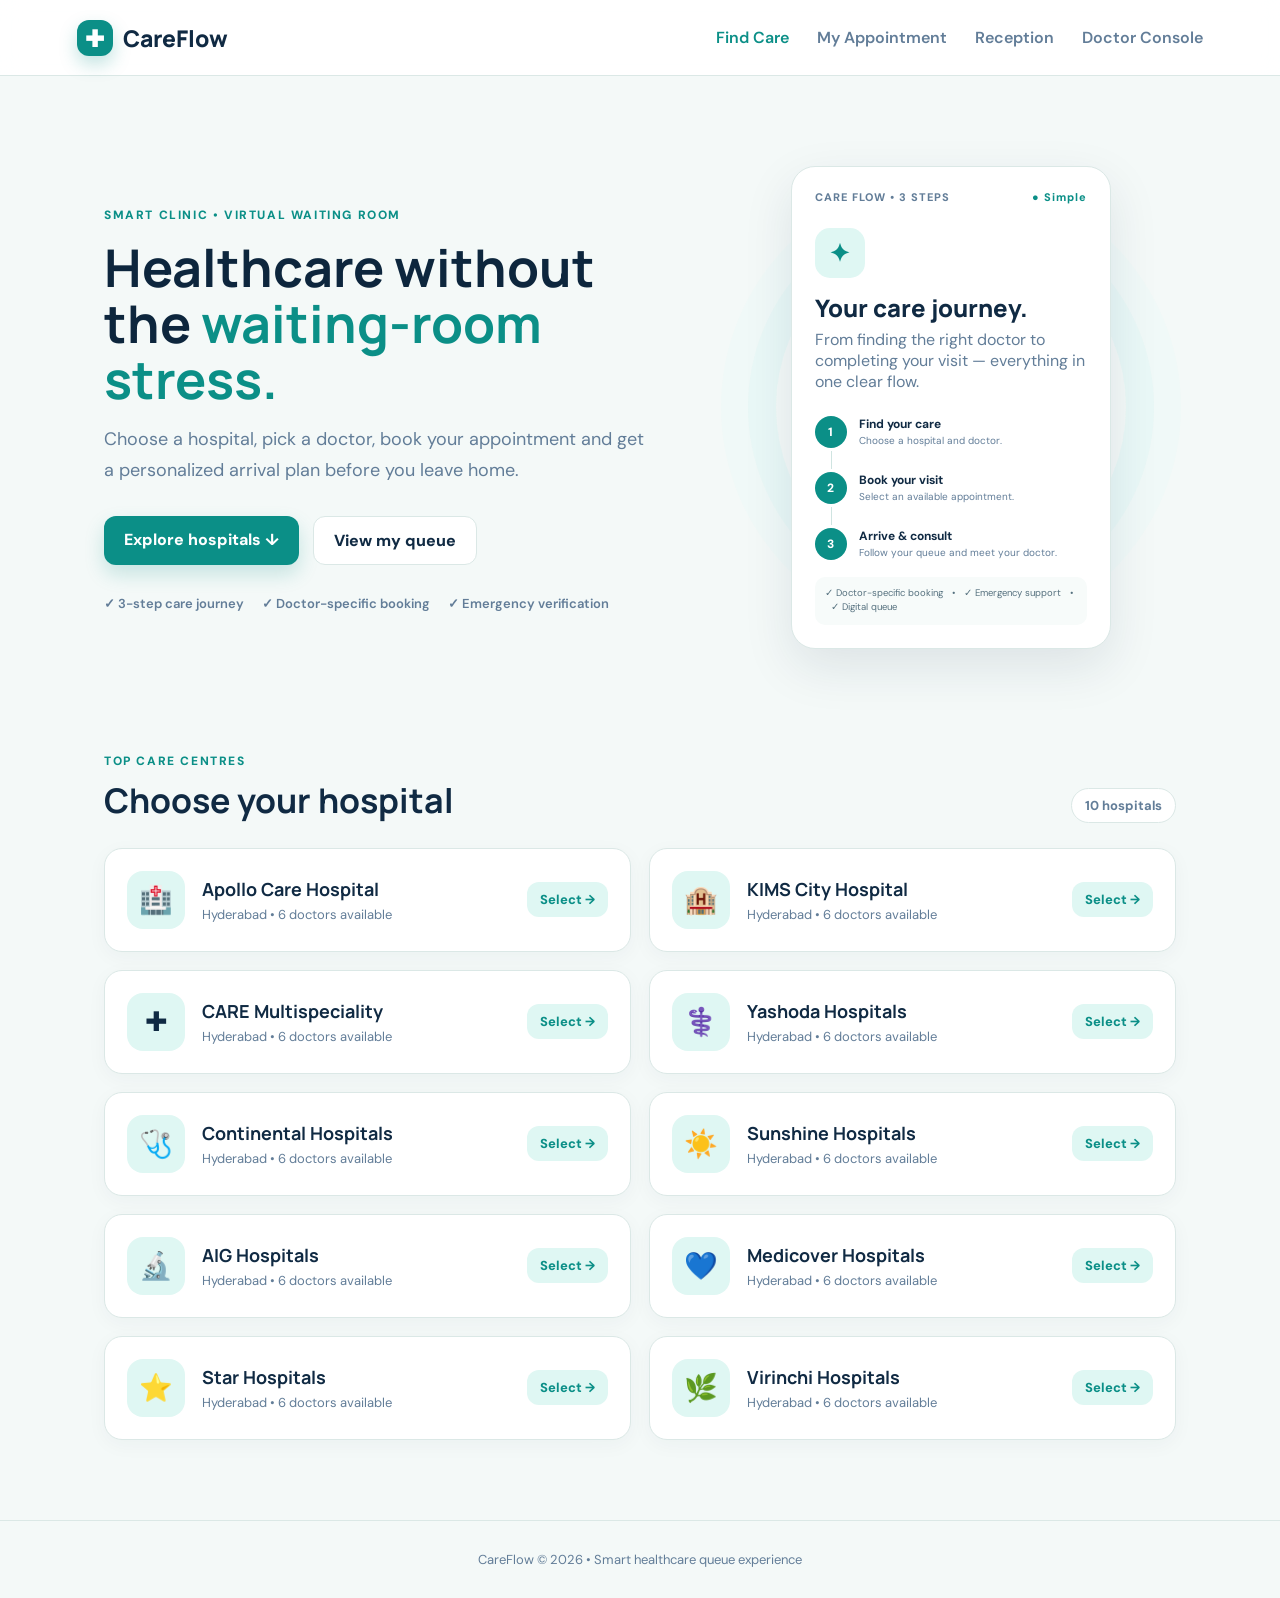
<file: index.html>
<!DOCTYPE html>
<html lang="en">
<head>
<meta charset="UTF-8">
<meta name="viewport" content="width=device-width, initial-scale=1.0">
<title>CareFlow — Smart Hospital Queue</title>
<link rel="stylesheet" href="style.css">
</head>
<body>
<nav class="nav">
  <a class="brand" href="index.html"><span class="logo">✚</span> CareFlow</a>
  <div class="nav-links">
    <a href="index.html" class="active">Find Care</a>
    <a href="patient.html">My Appointment</a>
    <a href="receptionist.html">Reception</a><a href="doctor.html">Doctor Console</a>
  </div>
</nav>

<section class="hero">
  <div class="hero-copy">
    <span class="eyebrow">SMART CLINIC • VIRTUAL WAITING ROOM</span>
    <h1>Healthcare without the <span>waiting-room stress.</span></h1>
    <p>Choose a hospital, pick a doctor, book your appointment and get a personalized arrival plan before you leave home.</p>
    <div class="hero-actions">
      <a href="#hospitals" class="btn primary">Explore hospitals ↓</a>
      <a href="myqueue.html" class="btn ghost">View my queue</a>
    </div>
    <div class="trust-row">
      <span>✓ 3-step care journey</span><span>✓ Doctor-specific booking</span><span>✓ Emergency verification</span>
    </div>
  </div>
  <div class="hero-visual">
    <div class="pulse-ring"></div>
    <div class="hero-card journey-card">
      <div class="mini-top"><span>CARE FLOW • 3 STEPS</span><span class="ready-dot">● Simple</span></div>
      <div class="journey-icon">✦</div>
      <div class="journey-title">Your care journey.</div>
      <div class="muted">From finding the right doctor to completing your visit — everything in one clear flow.</div>
      <div class="journey-steps">
        <div class="journey-step">
          <span class="step-number">1</span>
          <div><b>Find your care</b><small>Choose a hospital and doctor.</small></div>
        </div>
        <div class="journey-line"></div>
        <div class="journey-step">
          <span class="step-number">2</span>
          <div><b>Book your visit</b><small>Select an available appointment.</small></div>
        </div>
        <div class="journey-line"></div>
        <div class="journey-step">
          <span class="step-number">3</span>
          <div><b>Arrive &amp; consult</b><small>Follow your queue and meet your doctor.</small></div>
        </div>
      </div>
      <div class="journey-note">✓ Doctor-specific booking &nbsp; • &nbsp; ✓ Emergency support &nbsp; • &nbsp; ✓ Digital queue</div>
    </div>
  </div>
</section>

<section id="hospitals" class="section">
  <div class="section-head">
    <div><span class="eyebrow">TOP CARE CENTRES</span><h2>Choose your hospital</h2></div>
    <span class="count-badge">10 hospitals</span>
  </div>
  <div id="hospitalGrid" class="hospital-grid"></div>
</section>

<footer>CareFlow © 2026 • Smart healthcare queue experience</footer>
<script src="script.js"></script>
</body>
</html>
</file>
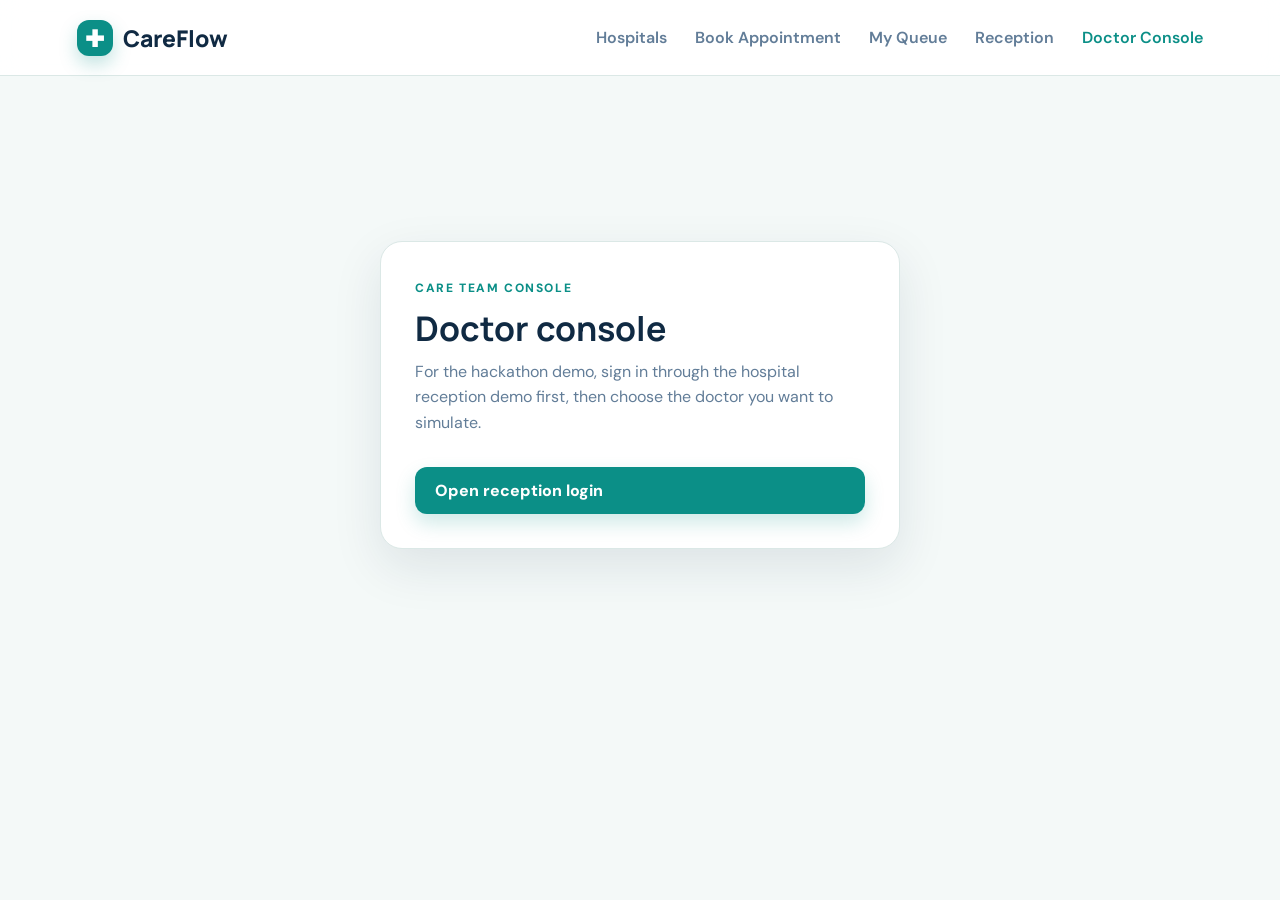
<file: doctor.html>
<!DOCTYPE html>
<html lang="en">
<head>
<meta charset="UTF-8"><meta name="viewport" content="width=device-width, initial-scale=1.0">
<title>CareFlow — Doctor Console</title><link rel="stylesheet" href="style.css">
</head>
<body>
<nav class="nav"><a class="brand" href="index.html"><span class="logo">✚</span> CareFlow</a><div class="nav-links"><a href="index.html">Hospitals</a><a href="patient.html">Book Appointment</a><a href="myqueue.html">My Queue</a><a href="receptionist.html">Reception</a><a href="doctor.html" class="active">Doctor Console</a></div></nav>
<main class="reception-page">
<section id="doctorLogin" class="reception-login"><div class="login-card"><span class="eyebrow">CARE TEAM CONSOLE</span><h1>Doctor console</h1><p>For the hackathon demo, sign in through the hospital reception demo first, then choose the doctor you want to simulate.</p><a class="btn primary" href="receptionist.html">Open reception login</a></div></section>
<section id="doctorDashboard" class="hidden">
<div class="dashboard-head"><div><span class="eyebrow">DOCTOR WORKFLOW</span><h1 id="doctorTitle">Doctor console</h1><p>Choose a date to view that doctor's scheduled patient queue and update consultation status.</p></div><div class="dashboard-clock" id="doctorClock">--:--</div></div>
<div class="reception-filter doctor-filter"><label>Doctor<select id="doctorConsoleSelect"></select></label><label>Appointment date<input id="doctorConsoleDate" type="date"></label><p>Patient records are filtered by the selected doctor and appointment date. Verified emergency cases appear only for today.</p></div>
<div class="metric-grid"><div class="metric"><span>WAITING</span><b id="doctorWaiting">0</b></div><div class="metric"><span>CALLED</span><b id="doctorCalled">0</b></div><div class="metric"><span>RECEIVED</span><b id="doctorReceived">0</b></div><div class="metric"><span>NEXT TOKEN</span><b id="doctorNext">—</b></div></div>
<div class="table-card"><div class="table-head"><h2 id="doctorQueueHeading">Doctor queue</h2><button class="btn small" onclick="loadDoctorQueue()">↻ Refresh</button></div><div class="table-wrap"><table><thead><tr><th>Token</th><th>Patient</th><th>Age / Gender</th><th>Appointment</th><th>Slot</th><th>Type</th><th>Status</th><th>Action</th></tr></thead><tbody id="doctorQueue"></tbody></table></div><div id="doctorNoQueue" class="no-queue hidden">No active appointments for this doctor on the selected date.</div></div>
</section></main><script src="script.js"></script></body></html>
</file>
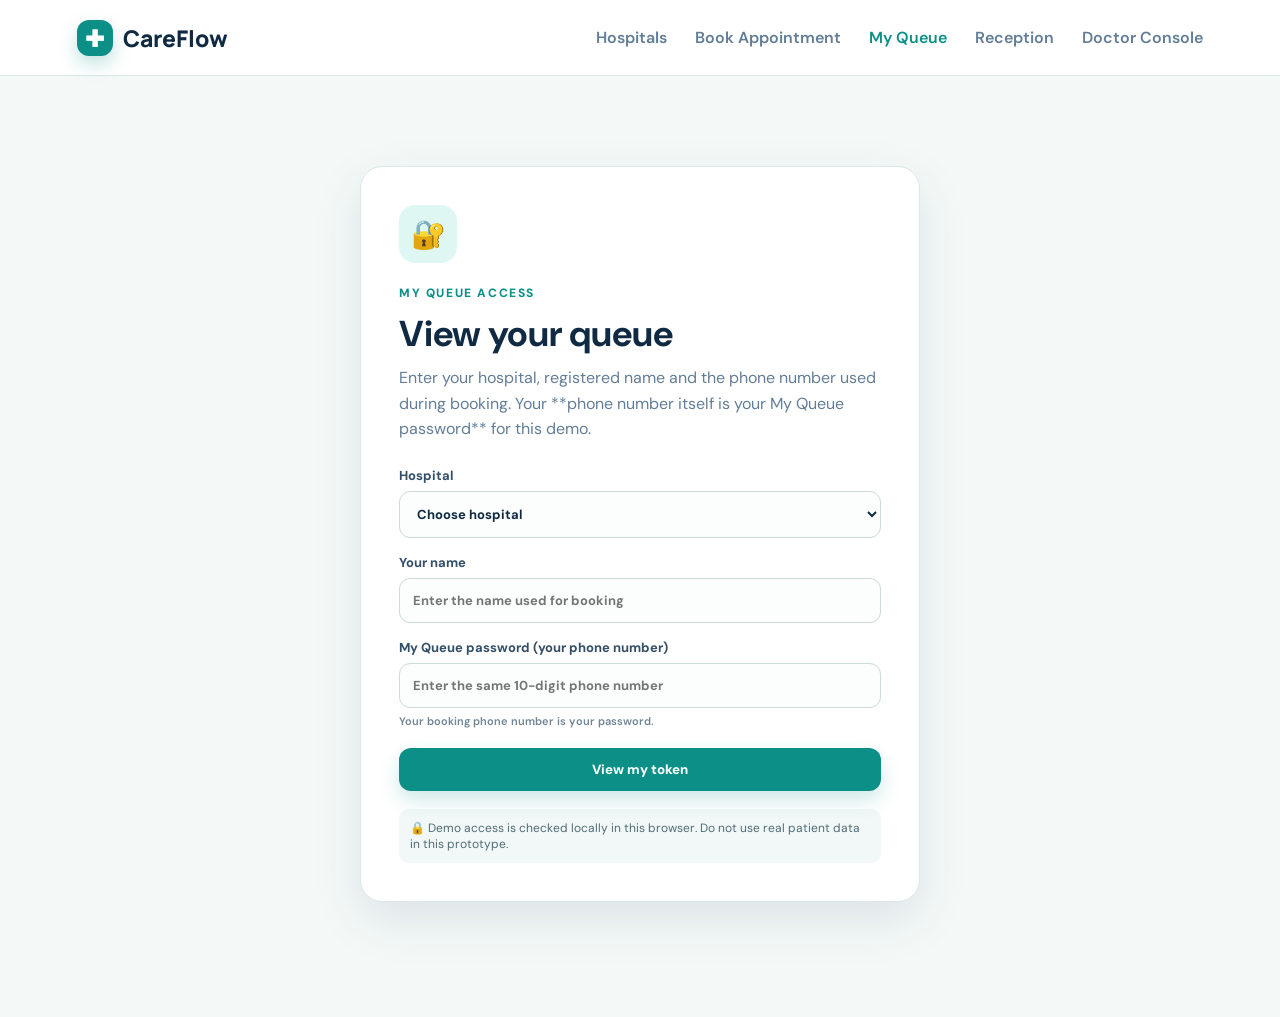
<file: myqueue.html>
<!DOCTYPE html>
<html lang="en">
<head>
<meta charset="UTF-8">
<meta name="viewport" content="width=device-width, initial-scale=1.0">
<title>CareFlow — My Queue</title>
<link rel="stylesheet" href="style.css">
</head>
<body>
<nav class="nav">
  <a class="brand" href="index.html"><span class="logo">✚</span> CareFlow</a>
  <div class="nav-links">
    <a href="index.html">Hospitals</a>
    <a href="patient.html">Book Appointment</a>
    <a href="myqueue.html" class="active">My Queue</a>
    <a href="receptionist.html">Reception</a><a href="doctor.html">Doctor Console</a>
  </div>
</nav>

<main class="queue-page">
  <section id="queueLogin" class="queue-login-card">
    <div class="queue-login-icon">🔐</div>
    <span class="eyebrow">MY QUEUE ACCESS</span>
    <h1>View your queue</h1>
    <p>Enter your hospital, registered name and the phone number used during booking. Your **phone number itself is your My Queue password** for this demo.</p>
    <form id="queueLoginForm" class="queue-login-form">
      <label>Hospital
        <select id="queueLoginHospital" required></select>
      </label>
      <label>Your name
        <input id="queueLoginName" type="text" placeholder="Enter the name used for booking" autocomplete="name" required>
      </label>
      <label>My Queue password (your phone number)
        <input id="queueLoginPassword" type="password" inputmode="numeric" maxlength="10" pattern="[0-9]{10}" placeholder="Enter the same 10-digit phone number" autocomplete="tel" required>
        <small class="field-hint">Your booking phone number is your password.</small>
      </label>
      <button class="btn primary" type="submit">View my token</button>
      <p id="queueLoginError" class="login-error hidden">The hospital, name or phone number does not match an active appointment.</p>
    </form>
    <div class="login-note">🔒 Demo access is checked locally in this browser. Do not use real patient data in this prototype.</div>
  </section>

  <div id="queueEmpty" class="empty-state hidden">
    <div class="empty-icon">📋</div>
    <h2>No active appointment</h2>
    <p>No matching active appointment was found for the selected hospital and name.</p>
    <a class="btn primary" href="patient.html">Book an appointment</a>
  </div>

  <section id="queueContent" class="hidden">
    <div class="queue-top">
      <div><span class="eyebrow">MY CAREFLOW VISIT</span><h1 id="qHospital">CareFlow</h1><p id="qDoctor"></p></div>
      <div id="qStatus" class="status-pill">● Waiting</div>
    </div>

    <div class="queue-layout">
      <div class="token-card">
        <div class="token-label">YOUR DIGITAL TOKEN</div>
        <div id="qToken" class="token">—</div>
        <div id="qName" class="token-name">—</div>
        <div class="queue-progress"><span id="progress"></span></div>
        <div class="queue-stats queue-stats-three">
          <div><b id="qAhead">0</b><small>Patients ahead</small></div>
          <div><b id="qPosition">—</b><small>Your position</small></div>
          <div><b id="qWait">0 min</b><small>Estimated wait</small></div>
        </div>
      </div>

      <div class="info-card">
        <h3>Appointment details</h3>
        <div class="info-row"><span>Doctor</span><b id="detailDoctor">—</b></div>
        <div class="info-row"><span>Age / Gender</span><b id="detailAgeGender">—</b></div>
        <div class="info-row"><span>Date</span><b id="detailDate">—</b></div>
        <div class="info-row"><span>Slot</span><b id="detailSlot">—</b></div>
        <div class="info-row"><span>Queue type</span><b id="detailType">—</b></div><div class="info-row"><span>Arrival plan</span><b id="arrivalPlan">—</b></div>
        <div id="emergencyNotice" class="notice hidden"></div>
        <div class="queue-actions">
          <button id="cancelAppointmentBtn" class="btn danger" onclick="cancelAppointment(JSON.parse(localStorage.getItem('careflowCurrent')||'null')?.id)">Cancel appointment</button>
          <button id="rescheduleAppointmentBtn" class="btn ghost" onclick="window.location.href='patient.html'">Book another appointment</button>
          <button class="btn primary" onclick="location.reload()">Refresh queue</button>
        </div>
      </div>
    </div>

    <div class="how-card"><span class="how-icon">⚡</span><div><b id="smartQueueTitle">Smart queue updates</b><p id="smartQueueText">When reception calls the next patient, your status changes here. Your appointment remains available from the My Queue menu.</p></div></div>
  </section>
</main>
<script src="script.js"></script>
</body>
</html>
</file>
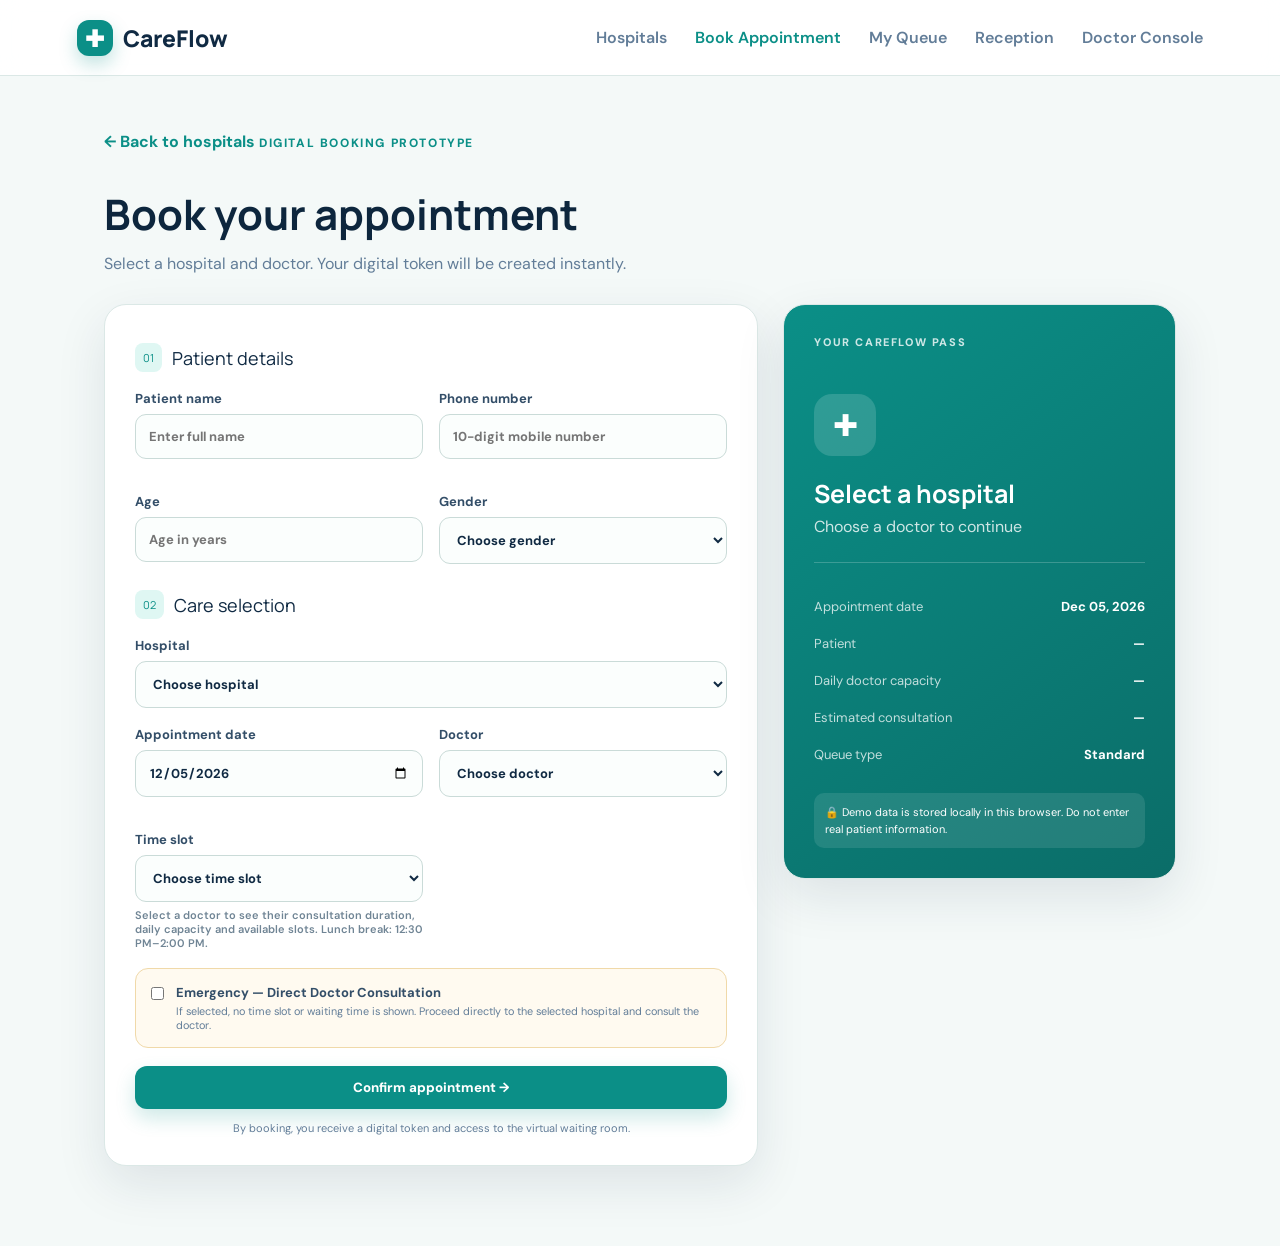
<file: patient.html>
<!DOCTYPE html>
<html lang="en">
<head>
<meta charset="UTF-8">
<meta name="viewport" content="width=device-width, initial-scale=1.0">
<title>CareFlow — Book Appointment</title>
<link rel="stylesheet" href="style.css">
</head>
<body>
<nav class="nav">
  <a class="brand" href="index.html"><span class="logo">✚</span> CareFlow</a>
  <div class="nav-links"><a href="index.html">Hospitals</a><a href="patient.html" class="active">Book Appointment</a><a href="myqueue.html">My Queue</a><a href="receptionist.html">Reception</a><a href="doctor.html">Doctor Console</a></div>
</nav>

<main class="booking-page">
  <div class="booking-head">
    <a class="back" href="index.html">← Back to hospitals</a>
    <span class="eyebrow">DIGITAL BOOKING PROTOTYPE</span>
    <h1>Book your appointment</h1>
    <p>Select a hospital and doctor. Your digital token will be created instantly.</p>
  </div>

  <div class="booking-layout">
    <form id="bookingForm" class="glass-form">
      <div class="step-title"><span>01</span> Patient details</div>
      <div class="two-col">
        <label>Patient name<input id="name" required placeholder="Enter full name"></label>
        <label>Phone number<input id="phone" required type="tel" pattern="[0-9]{10}" placeholder="10-digit mobile number"></label>
        <label>Age<input id="age" required type="number" min="0" max="120" placeholder="Age in years"></label>
        <label>Gender<select id="gender" required><option value="">Choose gender</option><option value="Female">Female</option><option value="Male">Male</option><option value="Other">Other</option></select></label>
      </div>

      <div class="step-title"><span>02</span> Care selection</div>
      <label>Hospital<select id="hospital" required></select></label>
      <div class="two-col">
        <label id="dateField">Appointment date<input id="appointmentDate" type="date" required></label>
        <label>Doctor<select id="doctor" required></select></label>
        <label id="slotField">Time slot<select id="slot" required></select><small class="field-hint">Select a doctor to see their consultation duration, daily capacity and available slots. Lunch break: 12:30 PM–2:00 PM.</small></label>
      </div>

      <label class="emergency-box">
        <input type="checkbox" id="emergency">
        <span><b>Emergency — Direct Doctor Consultation</b><small>If selected, no time slot or waiting time is shown. Proceed directly to the selected hospital and consult the doctor.</small></span>
      </label>

      <button class="btn primary full" type="submit">Confirm appointment →</button>
      <p class="form-note">By booking, you receive a digital token and access to the virtual waiting room.</p>
    </form>

    <aside class="booking-preview">
      <div class="preview-label">YOUR CAREFLOW PASS</div>
      <div class="preview-icon">✚</div>
      <h3 id="previewHospital">Select a hospital</h3>
      <p id="previewDoctor">Choose a doctor to continue</p>
      <div class="preview-line"></div>
      <div class="preview-stat"><span>Appointment date</span><b id="previewDate">Today</b></div>
      <div class="preview-stat"><span>Patient</span><b id="previewPatient">—</b></div>
      <div class="preview-stat"><span>Daily doctor capacity</span><b id="previewCapacity">—</b></div>
      <div class="preview-stat"><span>Estimated consultation</span><b id="previewDuration">—</b></div>
      <div class="preview-stat"><span>Queue type</span><b id="previewType">Standard</b></div>
      <div class="security">🔒 Demo data is stored locally in this browser. Do not enter real patient information.</div>
    </aside>
  </div>
</main>
<script src="script.js"></script>
</body>
</html>
</file>
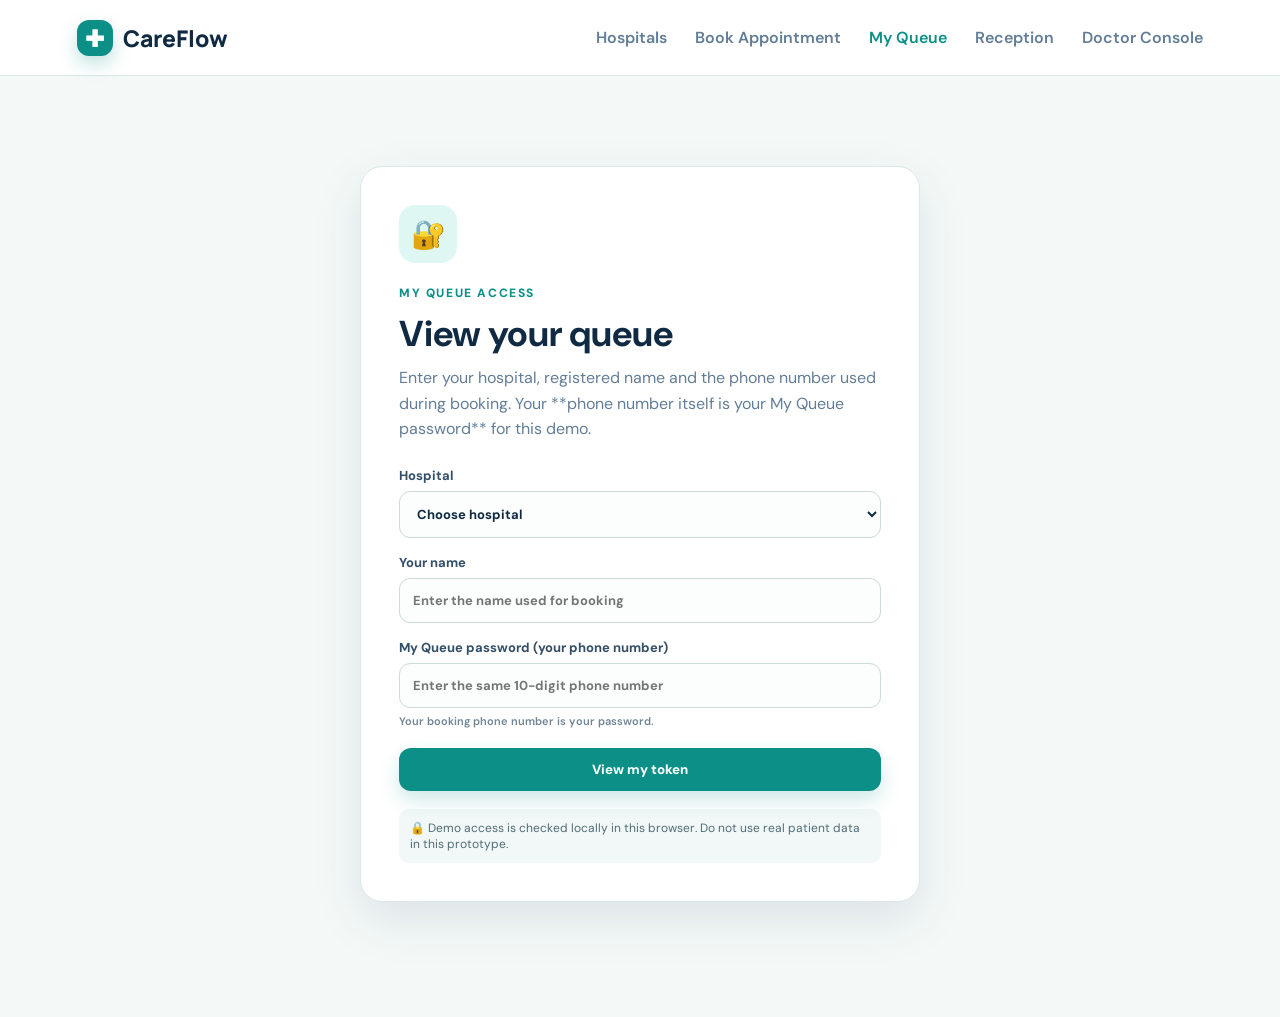
<file: queue.html>
<!DOCTYPE html>
<html lang="en">
<head>
<meta charset="UTF-8">
<meta name="viewport" content="width=device-width, initial-scale=1.0">
<title>CareFlow — My Queue</title>
<meta http-equiv="refresh" content="0; url=myqueue.html">
<script>window.location.replace("myqueue.html");</script>
</head>
<body><p>Opening <a href="myqueue.html">My Queue</a>…</p></body>
</html>
</file>
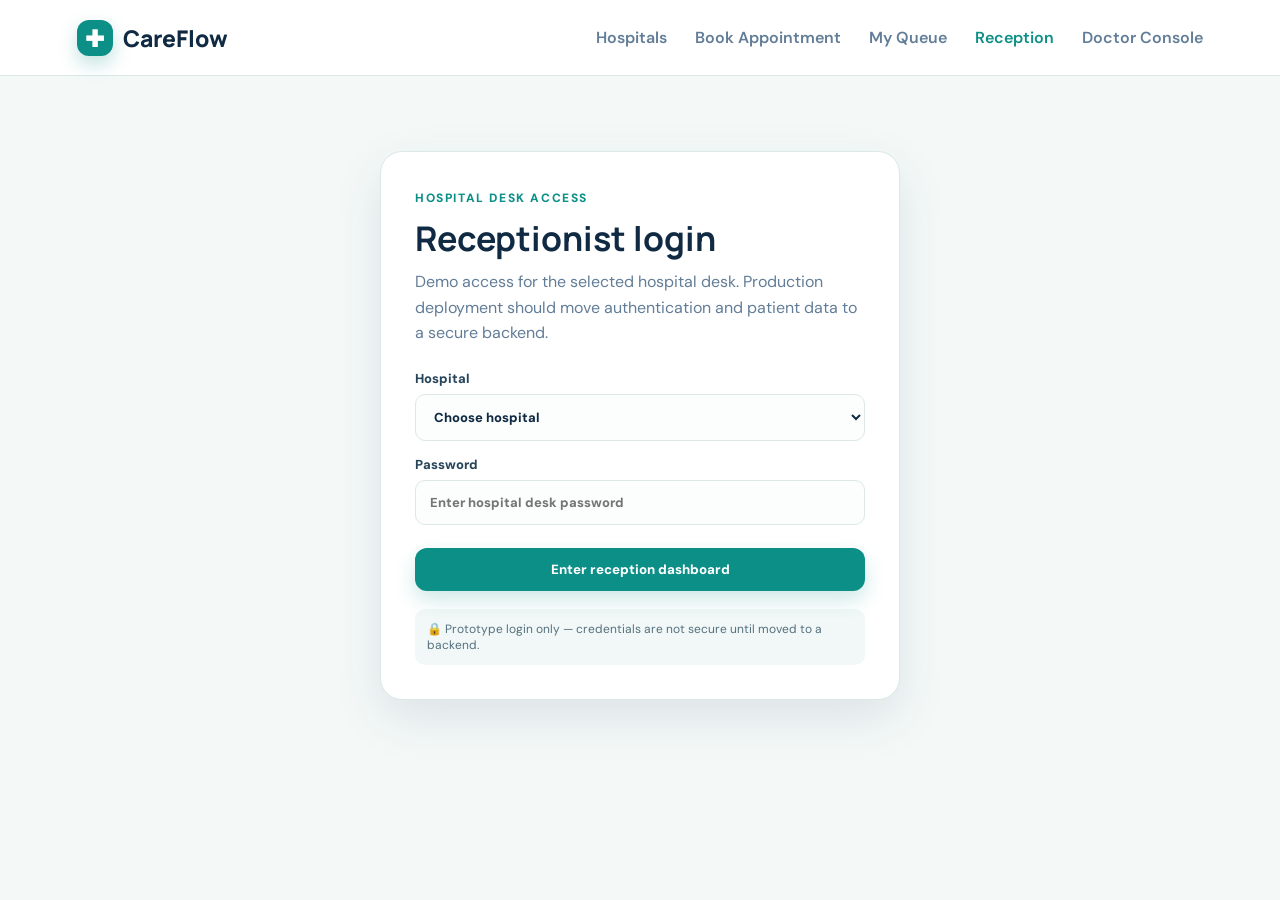
<file: receptionist.html>
<!DOCTYPE html>
<html lang="en">
<head>
<meta charset="UTF-8">
<meta name="viewport" content="width=device-width, initial-scale=1.0">
<title>CareFlow — Reception Dashboard</title>
<link rel="stylesheet" href="style.css">
</head>
<body>
<nav class="nav">
  <a class="brand" href="index.html"><span class="logo">✚</span> CareFlow</a>
  <div class="nav-links"><a href="index.html">Hospitals</a><a href="patient.html">Book Appointment</a><a href="myqueue.html">My Queue</a><a href="receptionist.html" class="active">Reception</a><a href="doctor.html">Doctor Console</a></div>
</nav>

<main class="reception-page">
  <section id="receptionLogin" class="reception-login">
    <div class="login-card">
      <span class="eyebrow">HOSPITAL DESK ACCESS</span>
      <h1>Receptionist login</h1>
      <p>Demo access for the selected hospital desk. Production deployment should move authentication and patient data to a secure backend.</p>
      <form id="receptionLoginForm">
        <label>Hospital
          <select id="loginHospital" required></select>
        </label>
        <label>Password
          <input id="loginPassword" type="password" placeholder="Enter hospital desk password" required autocomplete="current-password">
        </label>
        <button class="btn primary" type="submit">Enter reception dashboard</button>
        <p id="loginError" class="login-error hidden">Incorrect hospital or password.</p>
      </form>
      <div class="login-note">🔒 Prototype login only — credentials are not secure until moved to a backend.</div>
    </div>
  </section>
  <section id="receptionDashboard" class="hidden">
  <div class="dashboard-head"><div><span class="eyebrow">CARE TEAM CONSOLE</span><h1>Reception dashboard</h1><p>Your hospital desk can triage urgent requests and manage only patients registered at this hospital. Normal patients are handled by doctor-specific appointment queues.</p></div><div class="dashboard-clock" id="clock">--:--</div></div>
  <div class="reception-filter">
    <label>Receptionist hospital
      <select id="receptionHospital" required></select>
    </label>
    <label>Doctor
      <select id="receptionDoctor">
        <option value="">All doctors</option>
      </select>
    </label>
    <p>🔒 Patient records are filtered by the selected hospital and doctor.</p>
  </div>
  <div class="metric-grid">
    <div class="metric"><span>IN QUEUE</span><b id="metricTotal">0</b></div>
    <div class="metric"><span>EMERGENCY</span><b id="metricEmergency">0</b></div>
    <div class="metric"><span>VERIFIED</span><b id="metricVerified">0</b></div>
    <div class="metric"><span>CALLED</span><b id="metricCalled">0</b></div>
  </div>
  <div class="table-card">
    <div class="table-head"><h2>Patient schedule — selected hospital / doctor</h2><div><button class="btn small" onclick="loadReceptionistQueue()">↻ Refresh</button> <button class="btn small logout-btn" onclick="logoutReceptionist()">Logout</button></div></div>
    <div class="table-wrap"><table><thead><tr><th>Token</th><th>Patient</th><th>Age / Gender</th><th>Hospital / Doctor</th><th>Appointment date</th><th>Appointment time</th><th>Type</th><th>Status</th><th>Action</th></tr></thead><tbody id="receptionQueue"></tbody></table></div>
    <div id="noQueue" class="no-queue hidden">No patients in the queue yet. <a href="patient.html">Create a booking</a>.</div>
  </div>
  </section>
</main>

<script src="script.js"></script>
</body>
</html>
</file>
<file: style.css>
@import url('https://fonts.googleapis.com/css2?family=DM+Sans:wght@400;500;600;700&family=Manrope:wght@600;700;800&display=swap');
:root{--ink:#102a43;--muted:#627d98;--primary:#0b8f87;--primary2:#08766f;--mint:#dff7f3;--bg:#f4f9f8;--white:#fff;--line:#dbe8e6;--shadow:0 18px 50px rgba(16,42,67,.10);--danger:#d9534f;--gold:#b7791f}
*{box-sizing:border-box;margin:0;padding:0}
body{font-family:'DM Sans',Arial,sans-serif;background:var(--bg);color:var(--ink);min-height:100vh}
a{text-decoration:none;color:inherit}
.nav{height:76px;background:rgba(255,255,255,.92);backdrop-filter:blur(12px);border-bottom:1px solid var(--line);display:flex;align-items:center;justify-content:space-between;padding:0 6%;position:sticky;top:0;z-index:20}
.brand{font-family:Manrope;font-size:23px;font-weight:800;display:flex;align-items:center;gap:10px}.logo{display:grid;place-items:center;background:var(--primary);color:#fff;border-radius:12px;width:36px;height:36px;box-shadow:0 8px 18px rgba(11,143,135,.25)}
.nav-links{display:flex;gap:28px;color:var(--muted);font-weight:600}.nav-links a{padding:10px 0}.nav-links a:hover,.nav-links .active{color:var(--primary)}
.hero{max-width:1200px;margin:0 auto;padding:90px 5% 75px;display:grid;grid-template-columns:1.1fr .9fr;gap:70px;align-items:center}
.eyebrow{font-size:12px;font-weight:800;letter-spacing:1.6px;color:var(--primary)}
.hero h1,.booking-head h1,.queue-top h1,.dashboard-head h1{font-family:Manrope;font-size:52px;line-height:1.08;margin:16px 0;color:#0d263d}.hero h1 span{color:var(--primary)}
.hero p{font-size:18px;line-height:1.7;color:var(--muted);max-width:650px}
.hero-actions{display:flex;gap:14px;margin:30px 0}.btn{border:0;border-radius:12px;padding:13px 20px;font-weight:800;cursor:pointer;display:inline-block;font-family:inherit}.btn.primary{background:var(--primary);color:#fff;box-shadow:0 9px 20px rgba(11,143,135,.2)}.btn.primary:hover{background:var(--primary2)}.btn.ghost{background:#fff;color:var(--ink);border:1px solid var(--line)}.btn.small{padding:9px 13px;font-size:13px;background:var(--mint);color:var(--primary)}
.full{width:100%}.trust-row{display:flex;gap:18px;flex-wrap:wrap;color:var(--muted);font-size:13px;font-weight:600}
.hero-visual{min-height:390px;display:grid;place-items:center;position:relative}.pulse-ring{position:absolute;width:350px;height:350px;border-radius:50%;background:radial-gradient(circle,#dff7f3 0 45%,transparent 46%);box-shadow:0 0 0 28px rgba(223,247,243,.45),0 0 0 55px rgba(223,247,243,.2)}
.hero-card{position:relative;width:320px;background:#fff;border:1px solid var(--line);border-radius:24px;padding:25px;box-shadow:var(--shadow)}.mini-top{display:flex;justify-content:space-between;font-size:11px;font-weight:800;letter-spacing:1px;color:var(--muted)}.live-dot{color:var(--primary)}.ready-dot{color:var(--primary)}.token-big{font-family:Manrope;font-size:64px;font-weight:800;margin-top:18px}.muted{color:var(--muted)}.queue-bar{height:8px;background:#e9f0ef;border-radius:20px;margin:24px 0 18px;overflow:hidden}.queue-bar span{display:block;height:100%;background:var(--primary);border-radius:20px}.mini-grid{display:grid;grid-template-columns:1fr 1fr;border-top:1px solid var(--line);padding-top:18px}.mini-grid b,.mini-grid small{display:block}.mini-grid small{color:var(--muted);margin-top:3px}.doctor-chip{margin-top:18px;background:var(--mint);padding:11px;border-radius:10px;font-size:12px;font-weight:700}.arrival-card{padding:23px}.arrival-icon{width:50px;height:50px;border-radius:15px;background:var(--mint);display:grid;place-items:center;font-size:25px;margin:24px 0 13px}.arrival-title{font-family:Manrope;font-size:24px;font-weight:800;margin-bottom:5px}.arrival-plan{margin-top:18px;border-top:1px solid var(--line)}.plan-row{display:flex;justify-content:space-between;gap:12px;padding:10px 0;border-bottom:1px solid var(--line);font-size:11px}.plan-row span{color:var(--muted)}.plan-row b{font-size:11px}.arrival-note{margin-top:13px;padding:10px;border-radius:10px;background:#f7fbfa;color:#55707e;font-size:10px;line-height:1.45}
.section{max-width:1200px;margin:0 auto;padding:25px 5% 80px}.section-head{display:flex;justify-content:space-between;align-items:end;margin-bottom:25px}.section-head h2{font-family:Manrope;font-size:34px;margin-top:7px}.count-badge{background:#fff;border:1px solid var(--line);padding:8px 13px;border-radius:20px;color:var(--muted);font-size:13px;font-weight:700}
.hospital-grid{display:grid;grid-template-columns:repeat(2,1fr);gap:18px}.hospital-card{background:#fff;border:1px solid var(--line);border-radius:18px;padding:22px;display:flex;gap:17px;align-items:center;transition:.2s;box-shadow:0 5px 20px rgba(16,42,67,.04)}.hospital-card:hover{transform:translateY(-3px);box-shadow:var(--shadow);border-color:#b8ddd9}.hospital-icon{width:58px;height:58px;border-radius:16px;background:var(--mint);display:grid;place-items:center;font-size:27px}.hospital-card h3{font-family:Manrope;font-size:18px}.hospital-card p{font-size:13px;color:var(--muted);margin-top:5px}.hospital-card .btn{margin-left:auto;white-space:nowrap}
footer{text-align:center;padding:30px;color:var(--muted);border-top:1px solid var(--line);font-size:13px}
.booking-page,.queue-page,.reception-page{max-width:1200px;margin:0 auto;padding:55px 5% 80px}.booking-head{margin-bottom:30px}.back{display:inline-block;color:var(--primary);font-weight:700;margin-bottom:24px}.booking-head h1{font-size:42px}.booking-head p,.dashboard-head p{color:var(--muted);margin-top:8px}
.booking-layout{display:grid;grid-template-columns:1.25fr .75fr;gap:25px}.glass-form,.booking-preview,.token-card,.info-card,.how-card,.table-card{background:#fff;border:1px solid var(--line);border-radius:22px;box-shadow:var(--shadow)}
.glass-form{padding:30px}.step-title{font-family:Manrope;font-size:18px;margin:8px 0 18px;display:flex;gap:10px;align-items:center}.step-title span{font-size:11px;background:var(--mint);color:var(--primary);padding:7px 8px;border-radius:8px}
label{display:block;font-size:13px;font-weight:700;color:#334e68;margin-bottom:18px}input,select{width:100%;margin-top:7px;border:1px solid #cadbd8;border-radius:11px;padding:13px;background:#fbfefd;color:var(--ink);font:inherit;outline:none}input:focus,select:focus{border-color:var(--primary);box-shadow:0 0 0 3px rgba(11,143,135,.1)}.two-col{display:grid;grid-template-columns:1fr 1fr;gap:16px}.emergency-box{display:flex;gap:12px;align-items:flex-start;padding:15px;border:1px solid #f0d9a9;background:#fffaf0;border-radius:13px}.emergency-box input{width:auto;margin:3px 0 0}.emergency-box small{display:block;color:var(--muted);font-weight:400;margin-top:3px}.form-note{text-align:center;color:var(--muted);font-size:11px;margin-top:12px}
.booking-preview{padding:30px;background:linear-gradient(145deg,#0b8f87,#0b6d68);color:#fff;align-self:start;position:sticky;top:100px}.preview-label{font-size:11px;letter-spacing:1.6px;font-weight:800;opacity:.8}.preview-icon{width:62px;height:62px;border-radius:18px;background:rgba(255,255,255,.15);display:grid;place-items:center;font-size:30px;margin:45px 0 20px}.booking-preview h3{font-family:Manrope;font-size:25px}.booking-preview p{opacity:.8;margin-top:5px}.preview-line{height:1px;background:rgba(255,255,255,.2);margin:25px 0}.preview-stat{display:flex;justify-content:space-between;padding:10px 0;font-size:13px}.preview-stat span{opacity:.75}.security{margin-top:20px;background:rgba(255,255,255,.1);padding:11px;border-radius:10px;font-size:11px;line-height:1.5}
.queue-top{display:flex;justify-content:space-between;align-items:end;margin-bottom:25px}.queue-top h1{font-size:38px}.status-pill{padding:9px 14px;background:#e9f8f0;color:#247a50;border-radius:20px;font-weight:800;font-size:13px}.queue-layout{display:grid;grid-template-columns:1fr 1fr;gap:22px}.token-card{padding:40px;text-align:center;background:linear-gradient(145deg,#0b8f87,#075d59);color:#fff}.token-label{font-size:11px;letter-spacing:1.5px;opacity:.75;font-weight:800}.token{font-family:Manrope;font-size:90px;line-height:1;margin:25px 0 5px}.token-name{opacity:.8}.queue-progress{height:9px;background:rgba(255,255,255,.18);border-radius:20px;margin:35px 0 20px;overflow:hidden}.queue-progress span{display:block;height:100%;background:#fff;border-radius:20px}.queue-stats{display:grid;grid-template-columns:1fr 1fr;border-top:1px solid rgba(255,255,255,.2);padding-top:20px}.queue-stats b,.queue-stats small{display:block}.queue-stats small{opacity:.7;margin-top:4px}.info-card{padding:30px}.info-card h3{font-family:Manrope;margin-bottom:22px}.info-row{display:flex;justify-content:space-between;border-bottom:1px solid var(--line);padding:15px 0;font-size:14px}.info-row span{color:var(--muted)}.notice{margin-top:18px;padding:14px;border-radius:12px;background:#fff7df;color:#8a6113;font-size:13px;line-height:1.5}.queue-actions{display:flex;gap:10px;margin-top:24px}.how-card{margin-top:22px;padding:20px;display:flex;gap:15px;align-items:flex-start}.how-icon{font-size:24px}.how-card p{color:var(--muted);font-size:13px;margin-top:4px;line-height:1.5}
.dashboard-head{display:flex;justify-content:space-between;align-items:end;margin-bottom:28px}.dashboard-head h1{font-size:42px}.dashboard-clock{font-family:Manrope;font-size:26px}.metric-grid{display:grid;grid-template-columns:repeat(4,1fr);gap:15px;margin-bottom:22px}.metric{background:#fff;border:1px solid var(--line);border-radius:16px;padding:20px}.metric span{font-size:11px;letter-spacing:1px;color:var(--muted);font-weight:800}.metric b{display:block;font-family:Manrope;font-size:32px;margin-top:6px}.table-card{padding:22px}.table-head{display:flex;justify-content:space-between;align-items:center;margin-bottom:18px}.table-head h2{font-family:Manrope;font-size:21px}.table-wrap{overflow-x:auto}table{width:100%;border-collapse:collapse;min-width:760px}th{background:#f1f8f7;color:#41606d;font-size:11px;letter-spacing:.7px;text-transform:uppercase;text-align:left;padding:13px}td{padding:15px 13px;border-bottom:1px solid var(--line);font-size:13px}tr:last-child td{border-bottom:0}.tag{display:inline-block;padding:5px 8px;border-radius:8px;font-size:11px;font-weight:800}.tag.normal{background:#eef4f5;color:#526b75}.tag.emergency{background:#fff0d9;color:#a3630d}.tag.verified{background:#e7f8ef;color:#247a50}.tag.called{background:#e5f0ff;color:#2b62a3}.action-btn{border:0;background:var(--mint);color:var(--primary);padding:7px 9px;border-radius:8px;font-weight:800;cursor:pointer;margin:2px}.action-btn.reject{background:#fff0ef;color:#b4423e}.action-btn.call{background:#e7f0ff;color:#2b62a3}.no-queue{text-align:center;padding:40px;color:var(--muted)}.no-queue a{color:var(--primary);font-weight:800}.empty-state{text-align:center;background:#fff;border:1px solid var(--line);padding:60px;border-radius:22px;box-shadow:var(--shadow)}.empty-icon{font-size:45px;margin-bottom:15px}.hidden{display:none!important}
@media(max-width:850px){.hero,.booking-layout,.queue-layout{grid-template-columns:1fr}.hero{padding-top:55px}.hero h1{font-size:40px}.hero-visual{min-height:330px}.hospital-grid{grid-template-columns:1fr}.metric-grid{grid-template-columns:1fr 1fr}.booking-preview{position:static}.nav{padding:0 4%}.nav-links{gap:12px;font-size:12px}.two-col{grid-template-columns:1fr}}
@media(max-width:550px){.nav{height:auto;padding:14px 5%;gap:12px;align-items:flex-start}.nav-links{flex-wrap:wrap}.hero h1{font-size:34px}.hero-actions{flex-direction:column}.hero-card{width:285px}.token{font-size:70px}.metric-grid{grid-template-columns:1fr 1fr}.queue-actions{flex-direction:column}}

/* Reception hospital filter */
.reception-filter{background:#fff;border:1px solid var(--line);border-radius:18px;padding:18px 20px;margin-bottom:22px;display:flex;align-items:center;gap:22px;box-shadow:0 5px 20px rgba(16,42,67,.04)}
.reception-filter label{margin:0;min-width:320px}.reception-filter select{margin-top:7px}
.reception-filter p{color:var(--muted);font-size:12px;margin-top:18px}
.emergency-status{background:#fff0d9;color:#a3630d}
.tag.emergency-now{background:#fff0d9;color:#a3630d}
.tag.completed{background:#e7f8ef;color:#247a50}
@media(max-width:700px){.reception-filter{display:block}.reception-filter label{min-width:0}.reception-filter p{margin-top:8px}}


/* Appointment lifecycle states */
.btn.danger{background:#fff0f0;color:#b42318;border:1px solid #f3b4b0}
.btn.danger:hover{background:#ffe4e2}
.cancelled-status{background:#fff0f0!important;color:#b42318!important}
.completed-status{background:#edf7ef!important;color:#18794e!important}
.tag.missed{background:#fff4e5;color:#a15c00}

/* Missed-patient decision dialog */
.modal-overlay{
  position:fixed;
  inset:0;
  display:flex;
  align-items:center;
  justify-content:center;
  padding:20px;
  background:rgba(8,32,55,.42);
  z-index:1000;
}
.modal-overlay.hidden{display:none}
.modal-card{
  position:relative;
  width:min(520px,100%);
  padding:30px;
  background:#fff;
  border-radius:20px;
  box-shadow:0 20px 60px rgba(8,32,55,.22);
}
.modal-card h2{margin:8px 0 10px}
.modal-card p{line-height:1.6;color:#60758a;margin:0 0 24px}
.modal-close{
  position:absolute;
  top:12px;
  right:14px;
  border:0;
  background:transparent;
  font-size:28px;
  line-height:1;
  cursor:pointer;
  color:#60758a;
}
.modal-actions{display:flex;gap:12px;justify-content:flex-end;flex-wrap:wrap}
.exit-btn{background:#fff;border:1px solid #d8e1e8;color:#23415b}
.requeue-btn{background:#dff7f3;color:#078f87}


/* Reception desk authentication */
.reception-login{min-height:62vh;display:flex;align-items:center;justify-content:center;padding:20px 0 50px}
.login-card{width:min(520px,100%);background:#fff;border:1px solid var(--line);border-radius:22px;padding:34px;box-shadow:var(--shadow)}
.login-card h1{font-family:Manrope;font-size:34px;margin:8px 0}.login-card>p{color:var(--muted);line-height:1.6;margin-bottom:24px}
.login-card label{display:block;font-weight:800;font-size:13px;margin:15px 0;color:#27455a}.login-card input,.login-card select{width:100%;margin-top:7px;padding:13px 14px;border:1px solid var(--line);border-radius:10px;background:#fbfefd;font:inherit;box-sizing:border-box}
.login-card .btn{width:100%;margin-top:8px}.login-error{color:#b4423e!important;font-weight:800;margin:12px 0 0!important}.login-note{margin-top:18px;padding:12px;background:#f1f8f7;border-radius:10px;color:#55707e;font-size:12px}.logout-btn{background:#fff0ef!important;color:#b4423e!important}

.queue-stats-three{grid-template-columns:repeat(3,1fr)}
@media(max-width:550px){.queue-stats-three{grid-template-columns:1fr}.queue-stats-three>div{padding:8px 0}}

.queue-login-card{max-width:560px;margin:35px auto;background:#fff;border:1px solid var(--line);border-radius:22px;padding:38px;box-shadow:var(--shadow);text-align:left}.queue-login-icon{width:58px;height:58px;border-radius:16px;background:var(--mint);display:grid;place-items:center;font-size:28px;margin-bottom:18px}.queue-login-card h1{font-size:36px;margin:8px 0}.queue-login-card>p{color:var(--muted);line-height:1.6;margin-bottom:25px}.queue-login-form label{margin-bottom:16px}.queue-login-form .btn{width:100%;margin-top:4px}.queue-login-card .login-note{margin-top:18px;background:#f1f8f7;border-radius:10px;padding:11px;font-size:12px;color:#526b75}.login-error{color:#b4423e;background:#fff0ef;border-radius:9px;padding:10px;font-size:12px;margin-top:10px}.queue-login-card select,.queue-login-card input{box-sizing:border-box}

/* Booking refinements */
.field-hint{display:block;margin-top:6px;color:#708595;font-size:11px;font-weight:600}
.disabled-field{opacity:.62}
.disabled-field input:disabled,.disabled-field select:disabled{background:#f2f6f6;cursor:not-allowed}


.missed-status{background:#fff3cd;color:#8a6200}

.action-stack{display:flex;flex-direction:column;gap:7px;align-items:flex-start}.action-stack .action-btn{white-space:nowrap}

/* Clean 3-step journey card */
.journey-card{padding:23px;overflow:hidden}.journey-icon{width:50px;height:50px;border-radius:15px;background:var(--mint);display:grid;place-items:center;font-size:25px;margin:24px 0 13px;color:var(--primary);font-weight:800}.journey-title{font-family:Manrope;font-size:24px;font-weight:800;margin-bottom:5px}.journey-steps{margin-top:20px;padding-top:4px}.journey-step{display:flex;align-items:center;gap:12px}.step-number{width:32px;height:32px;flex:0 0 32px;border-radius:50%;background:var(--primary);color:#fff;display:grid;place-items:center;font-size:12px;font-weight:800}.journey-step b{display:block;font-size:12px}.journey-step small{display:block;color:var(--muted);font-size:10px;line-height:1.35;margin-top:2px}.journey-line{width:1px;height:18px;background:#cfe4e1;margin:3px 0 3px 16px}.journey-note{margin-top:17px;padding:10px;border-radius:10px;background:#f7fbfa;color:#55707e;font-size:9.5px;line-height:1.45}

.doctor-filter label{min-width:260px}.doctor-filter input[type="date"]{margin-top:7px;width:100%;box-sizing:border-box;padding:13px 14px;border:1px solid var(--line);border-radius:10px;background:#fbfefd;font:inherit}.doctor-filter p{flex:1;margin-top:18px}.doctor-filter label{font-weight:800;font-size:13px;color:#27455a}.doctor-filter label select,.doctor-filter label input{display:block}
@media(max-width:700px){.doctor-filter label{min-width:0;margin-bottom:12px}}
</file>
